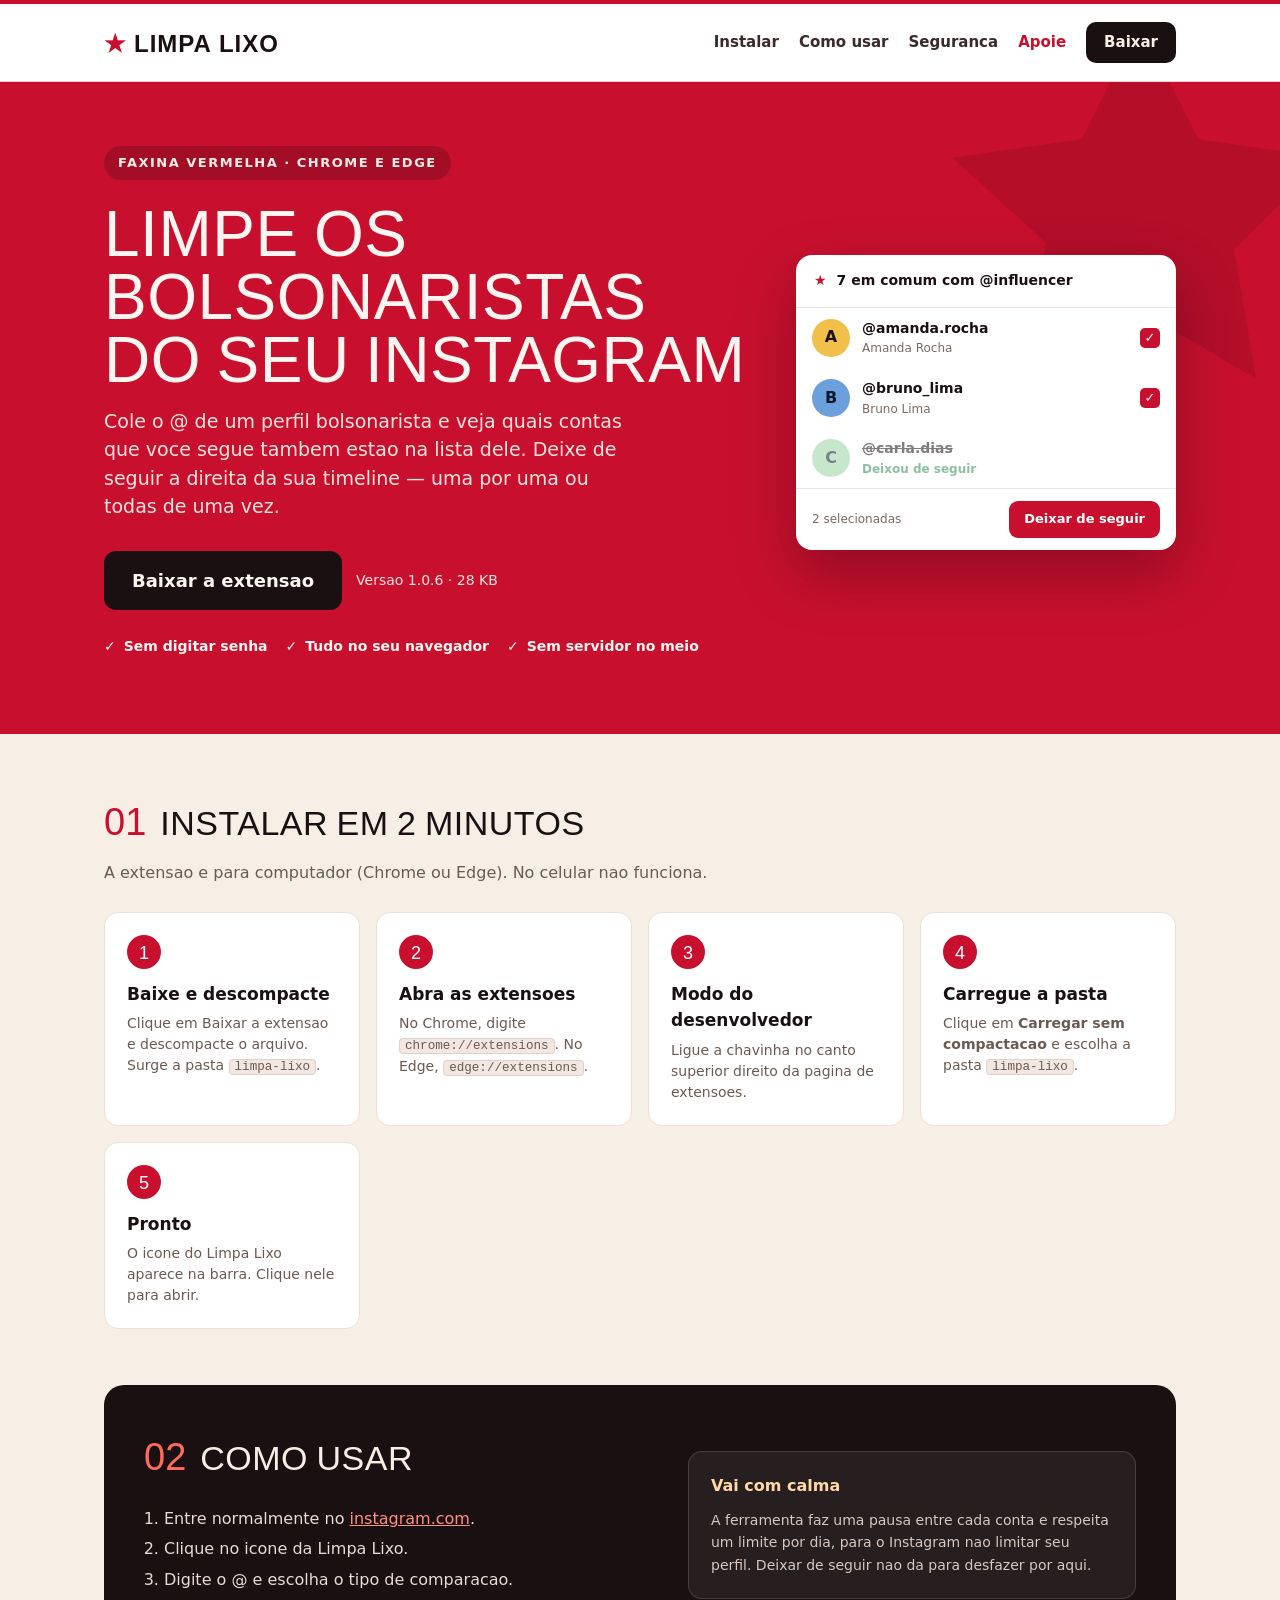
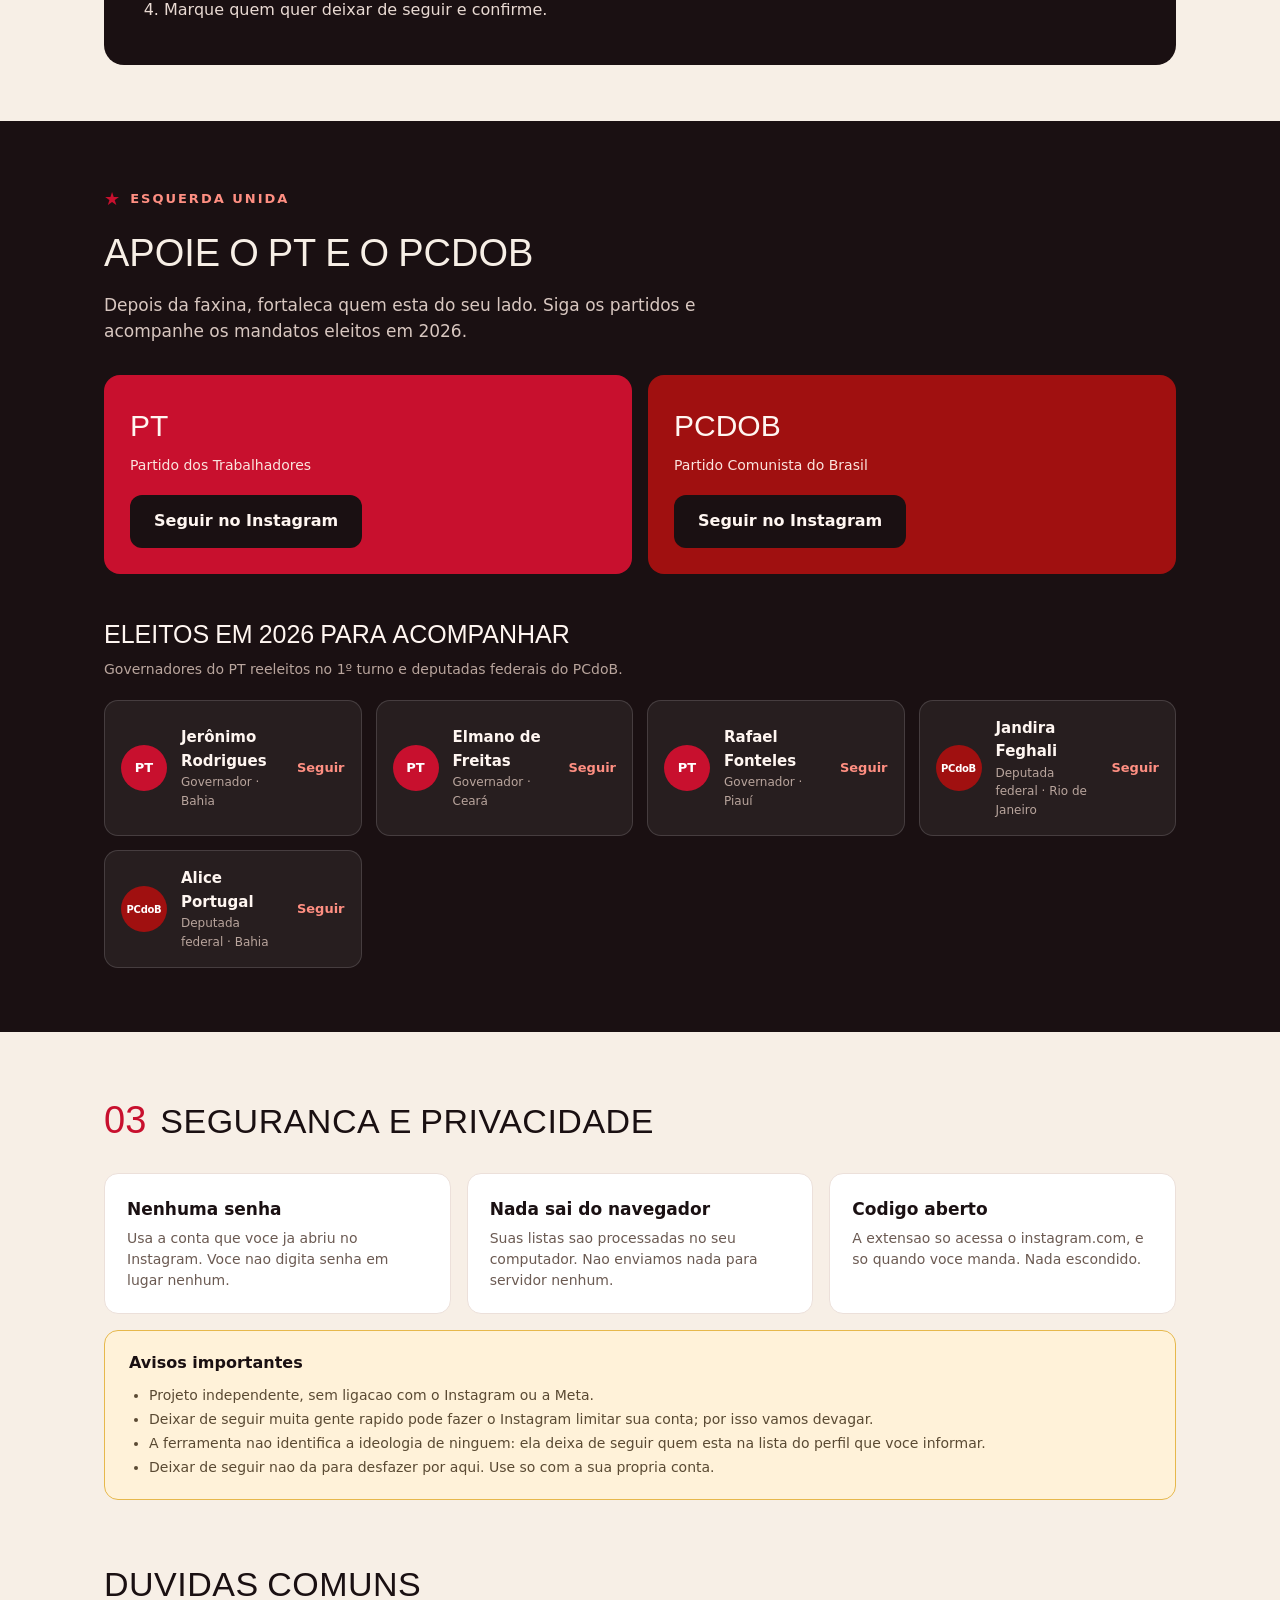
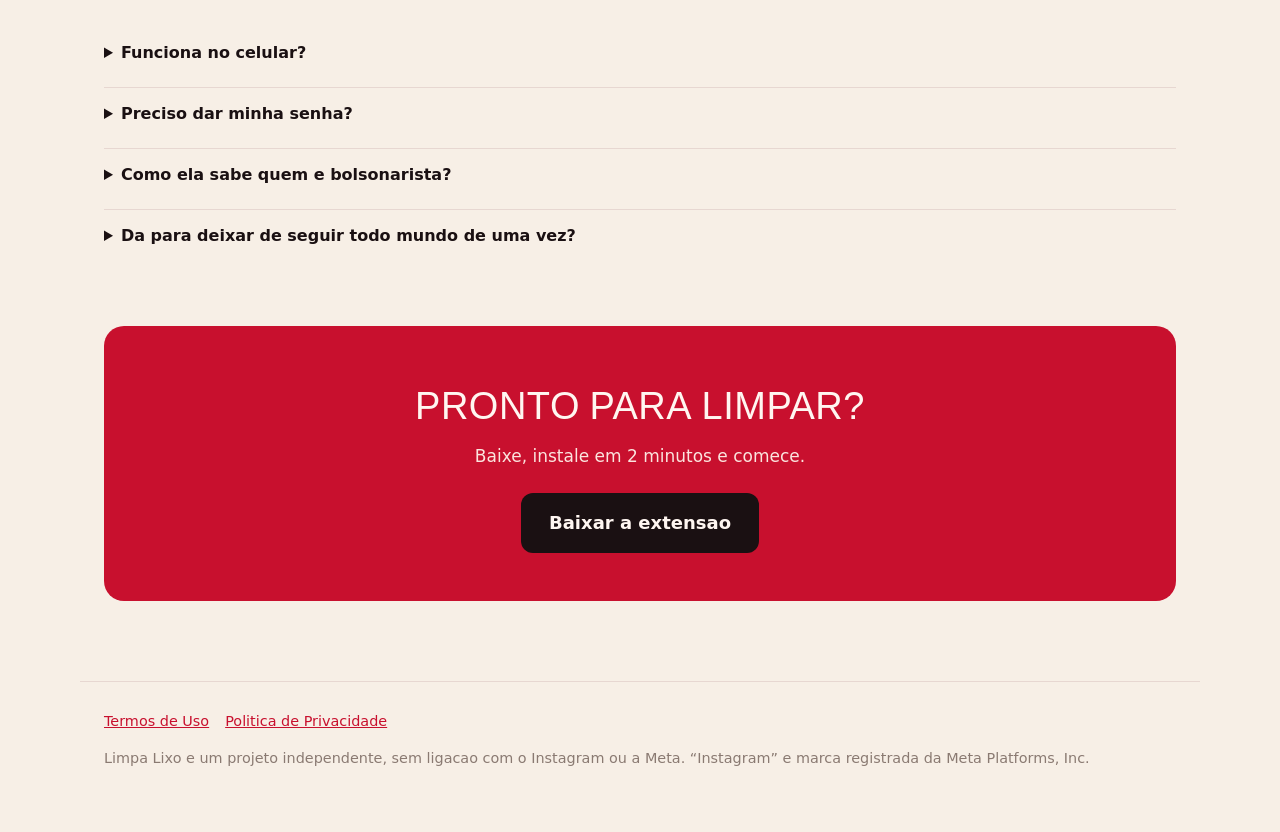
<file: index.html>
<!doctype html>
<html lang="pt-BR">
<head>
<meta charset="utf-8">
<meta name="viewport" content="width=device-width, initial-scale=1">
<meta name="description" content="Extensao gratuita para Chrome e Edge: cole o perfil de um bolsonarista e deixe de seguir os seguidores em comum. Apoie o PT e o PCdoB.">
<meta name="referrer" content="no-referrer">
<title>Limpa Lixo</title>
<link rel="icon" href="favicon.svg" type="image/svg+xml">
<link rel="alternate icon" href="favicon.png">
<link rel="stylesheet" href="style.css">
<link rel="stylesheet" href="landing.css">
<script src="landing.js" defer></script>
</head>
<body class="landing">
<a class="skip" href="#main">Pular para o conteudo</a>

<header class="lhead"><div>
  <a href="#topo" class="brand lbrand">Limpa Lixo</a>
  <nav aria-label="Secoes" class="topnav">
    <a href="#instalar">Instalar</a>
    <a href="#usar">Como usar</a>
    <a href="#seguranca">Seguranca</a>
    <a href="#apoie" class="nav-red">Apoie</a>
    <a href="#download" class="nav-cta">Baixar</a>
  </nav>
</div></header>

<main id="main" tabindex="-1">
  <!-- HERO -->
  <section id="topo" class="hero">
    <div class="hero-star" aria-hidden="true">
      <svg viewBox="0 0 24 24"><path fill="currentColor" d="M12 .587l3.668 7.431 8.2 1.192-5.934 5.787 1.402 8.173L12 18.896l-7.336 3.857 1.402-8.173L.132 9.21l8.2-1.192z"/></svg>
    </div>
    <div class="hero-inner">
      <div class="hero-text">
        <span class="badge">Faxina vermelha · Chrome e Edge</span>
        <h1>Limpe os bolsonaristas do seu Instagram</h1>
        <p class="lead">Cole o @ de um perfil bolsonarista e veja quais contas que voce segue tambem estao na lista dele. Deixe de seguir a direita da sua timeline — uma por uma ou todas de uma vez.</p>
        <div id="download" class="hero-actions">
          <a class="btn-dark big" href="limpa-lixo.zip" download>Baixar a extensao</a>
          <span class="hero-meta">Versao 1.0.6 · 28 KB</span>
        </div>
        <ul class="hero-checks">
          <li>Sem digitar senha</li>
          <li>Tudo no seu navegador</li>
          <li>Sem servidor no meio</li>
        </ul>
      </div>
      <div class="hero-mock" aria-hidden="true">
        <div class="mock-head"><span class="mstar">★</span><strong>7 em comum com @influencer</strong></div>
        <div class="mock-row"><span class="mav" style="background:#F0C04A">A</span><span class="mnames"><b>@amanda.rocha</b><small>Amanda Rocha</small></span><span class="mcheck">✓</span></div>
        <div class="mock-row"><span class="mav" style="background:#6CA0DC;color:#0b1a2b">B</span><span class="mnames"><b>@bruno_lima</b><small>Bruno Lima</small></span><span class="mcheck">✓</span></div>
        <div class="mock-row gone"><span class="mav" style="background:#9BD4A6;color:#0b1a2b">C</span><span class="mnames"><b class="strike">@carla.dias</b><small class="done">Deixou de seguir</small></span></div>
        <div class="mock-foot"><span>2 selecionadas</span><span class="mbtn">Deixar de seguir</span></div>
      </div>
    </div>
  </section>

  <!-- INSTALAR -->
  <section id="instalar" class="sec">
    <div class="sec-head"><span class="sec-num">01</span><h2>Instalar em 2 minutos</h2></div>
    <p class="sec-sub">A extensao e para computador (Chrome ou Edge). No celular nao funciona.</p>
    <ol class="grid-cards">
      <li class="numcard"><span class="num">1</span><h3>Baixe e descompacte</h3><p>Clique em Baixar a extensao e descompacte o arquivo. Surge a pasta <code>limpa-lixo</code>.</p></li>
      <li class="numcard"><span class="num">2</span><h3>Abra as extensoes</h3><p>No Chrome, digite <code>chrome://extensions</code>. No Edge, <code>edge://extensions</code>.</p></li>
      <li class="numcard"><span class="num">3</span><h3>Modo do desenvolvedor</h3><p>Ligue a chavinha no canto superior direito da pagina de extensoes.</p></li>
      <li class="numcard"><span class="num">4</span><h3>Carregue a pasta</h3><p>Clique em <strong>Carregar sem compactacao</strong> e escolha a pasta <code>limpa-lixo</code>.</p></li>
      <li class="numcard"><span class="num">5</span><h3>Pronto</h3><p>O icone do Limpa Lixo aparece na barra. Clique nele para abrir.</p></li>
    </ol>
  </section>

  <!-- USAR -->
  <section id="usar" class="sec">
    <div class="darkcard">
      <div class="darkcard-main">
        <div class="sec-head"><span class="sec-num light">02</span><h2 class="on-dark">Como usar</h2></div>
        <ol class="use-list">
          <li>Entre normalmente no <a href="https://www.instagram.com/" target="_blank" rel="noopener noreferrer">instagram.com</a>.</li>
          <li>Clique no icone da Limpa Lixo.</li>
          <li>Digite o @ e escolha o tipo de comparacao.</li>
          <li>Marque quem quer deixar de seguir e confirme.</li>
        </ol>
      </div>
      <div class="darkcard-note">
        <strong>Vai com calma</strong>
        <p>A ferramenta faz uma pausa entre cada conta e respeita um limite por dia, para o Instagram nao limitar seu perfil. Deixar de seguir nao da para desfazer por aqui.</p>
      </div>
    </div>
  </section>

  <!-- APOIE -->
  <section id="apoie" class="apoie">
    <div class="apoie-inner">
      <div class="apoie-kicker"><span class="kstar">★</span>Esquerda unida</div>
      <h2>Apoie o PT e o PCdoB</h2>
      <p class="apoie-sub">Depois da faxina, fortaleca quem esta do seu lado. Siga os partidos e acompanhe os mandatos eleitos em 2026.</p>
      <div class="party-grid">
        <div class="party pt">
          <h3>PT</h3><p>Partido dos Trabalhadores</p>
          <a href="https://www.instagram.com/ptbrasil/" target="_blank" rel="noopener noreferrer" class="btn-dark">Seguir no Instagram</a>
        </div>
        <div class="party pcdob">
          <h3>PCdoB</h3><p>Partido Comunista do Brasil</p>
          <a href="https://www.instagram.com/pcdob_oficial/" target="_blank" rel="noopener noreferrer" class="btn-dark">Seguir no Instagram</a>
        </div>
      </div>
      <h3 class="cand-title">Eleitos em 2026 para acompanhar</h3>
      <p class="cand-sub">Governadores do PT reeleitos no 1º turno e deputadas federais do PCdoB.</p>
      <div class="cand-grid">
        <a class="cand" href="https://www.instagram.com/jeronimorodriguesba/" target="_blank" rel="noopener noreferrer"><span class="cparty">PT</span><span class="cnames"><b>Jerônimo Rodrigues</b><small>Governador · Bahia</small></span><span class="cgo">Seguir</span></a>
        <a class="cand" href="https://www.instagram.com/elmanofreitas/" target="_blank" rel="noopener noreferrer"><span class="cparty">PT</span><span class="cnames"><b>Elmano de Freitas</b><small>Governador · Ceará</small></span><span class="cgo">Seguir</span></a>
        <a class="cand" href="https://www.instagram.com/rafael.fonteles/" target="_blank" rel="noopener noreferrer"><span class="cparty">PT</span><span class="cnames"><b>Rafael Fonteles</b><small>Governador · Piauí</small></span><span class="cgo">Seguir</span></a>
        <a class="cand" href="https://www.instagram.com/jandira_feghali/" target="_blank" rel="noopener noreferrer"><span class="cparty pc">PCdoB</span><span class="cnames"><b>Jandira Feghali</b><small>Deputada federal · Rio de Janeiro</small></span><span class="cgo">Seguir</span></a>
        <a class="cand" href="https://www.instagram.com/aliceportugal/" target="_blank" rel="noopener noreferrer"><span class="cparty pc">PCdoB</span><span class="cnames"><b>Alice Portugal</b><small>Deputada federal · Bahia</small></span><span class="cgo">Seguir</span></a>
      </div>
    </div>
  </section>

  <!-- SEGURANCA -->
  <section id="seguranca" class="sec">
    <div class="sec-head"><span class="sec-num">03</span><h2>Seguranca e privacidade</h2></div>
    <div class="grid-cards three">
      <div class="card2"><h3>Nenhuma senha</h3><p>Usa a conta que voce ja abriu no Instagram. Voce nao digita senha em lugar nenhum.</p></div>
      <div class="card2"><h3>Nada sai do navegador</h3><p>Suas listas sao processadas no seu computador. Nao enviamos nada para servidor nenhum.</p></div>
      <div class="card2"><h3>Codigo aberto</h3><p>A extensao so acessa o instagram.com, e so quando voce manda. Nada escondido.</p></div>
    </div>
    <div class="warn">
      <strong>Avisos importantes</strong>
      <ul>
        <li>Projeto independente, sem ligacao com o Instagram ou a Meta.</li>
        <li>Deixar de seguir muita gente rapido pode fazer o Instagram limitar sua conta; por isso vamos devagar.</li>
        <li>A ferramenta nao identifica a ideologia de ninguem: ela deixa de seguir quem esta na lista do perfil que voce informar.</li>
        <li>Deixar de seguir nao da para desfazer por aqui. Use so com a sua propria conta.</li>
      </ul>
    </div>
  </section>

  <!-- FAQ -->
  <section class="sec">
    <h2 class="faq-title">Duvidas comuns</h2>
    <details><summary>Funciona no celular?</summary><p>Nao. Os navegadores de celular nao aceitam esse tipo de extensao. E preciso um computador com Chrome ou Edge.</p></details>
    <details><summary>Preciso dar minha senha?</summary><p>Nao. Voce so precisa estar logado no instagram.com no mesmo navegador. A extensao nunca ve sua senha.</p></details>
    <details><summary>Como ela sabe quem e bolsonarista?</summary><p>Ela nao sabe. Voce escolhe um perfil de direita e a ferramenta mostra quais contas que voce segue tambem estao na lista dele. A decisao de deixar de seguir e sua.</p></details>
    <details><summary>Da para deixar de seguir todo mundo de uma vez?</summary><p>Da para selecionar todos os exibidos. Mesmo assim, respeitamos o limite diario e as pausas, para nao arriscar sua conta.</p></details>
  </section>

  <!-- CTA -->
  <section class="sec">
    <div class="cta">
      <h2>Pronto para limpar?</h2>
      <p>Baixe, instale em 2 minutos e comece.</p>
      <a class="btn-dark big" href="#download">Baixar a extensao</a>
    </div>
  </section>
</main>

<footer>
  <nav aria-label="Rodape"><a href="termos.html">Termos de Uso</a><a href="privacidade.html">Politica de Privacidade</a></nav>
  <p>Limpa Lixo e um projeto independente, sem ligacao com o Instagram ou a Meta. “Instagram” e marca registrada da Meta Platforms, Inc.</p>
</footer>
</body>
</html>
</file>
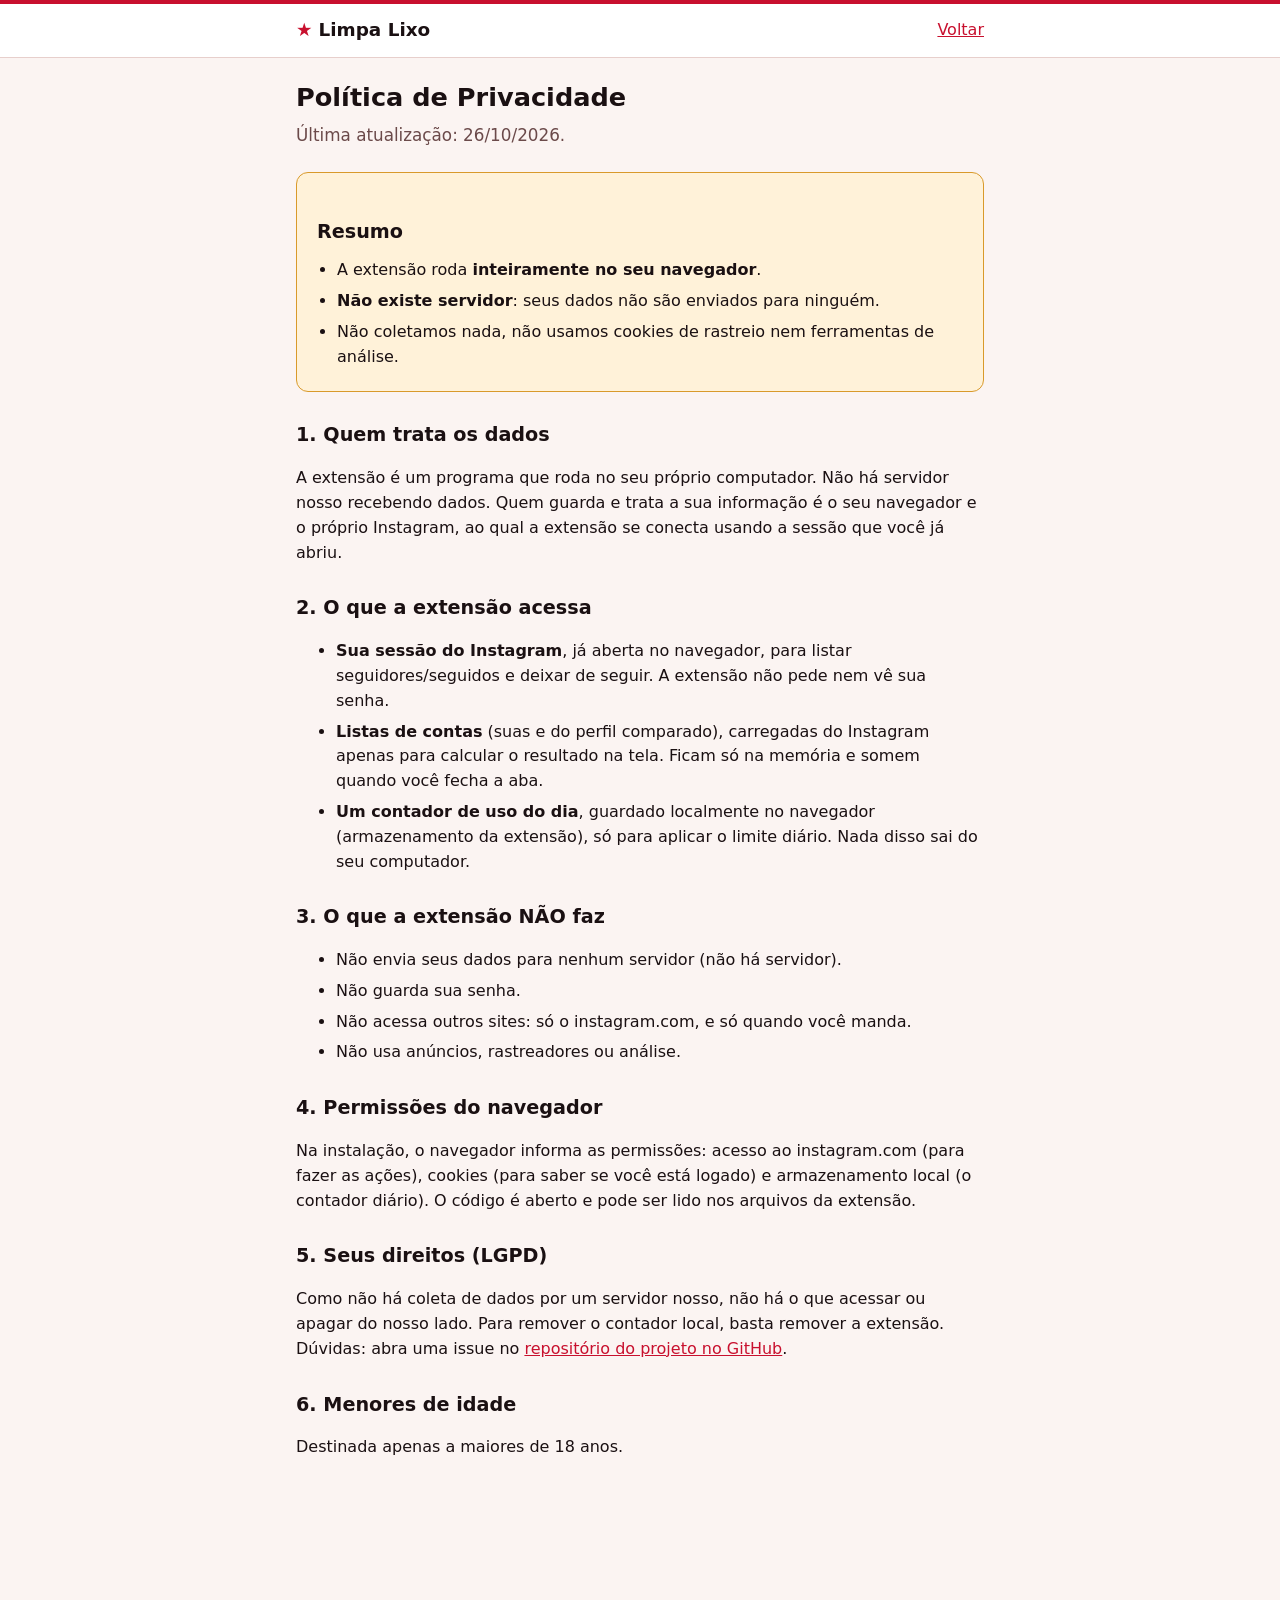
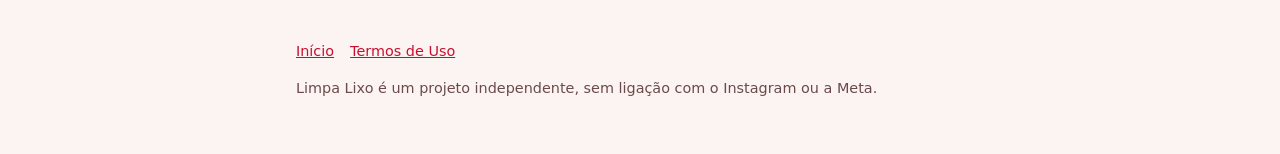
<file: privacidade.html>
<!doctype html>
<html lang="pt-BR">
<head>
<meta charset="utf-8">
<meta name="viewport" content="width=device-width, initial-scale=1">
<meta name="referrer" content="no-referrer">
<title>Política de Privacidade · Limpa Lixo</title>
<link rel="icon" href="favicon.svg" type="image/svg+xml">
<link rel="alternate icon" href="favicon.png">
<link rel="stylesheet" href="style.css">
</head>
<body>
<a class="skip" href="#main">Pular para o conteúdo</a>
<header class="top"><div><a class="brand" href="index.html">Limpa Lixo</a><a href="index.html">Voltar</a></div></header>

<main id="main" class="doc">
  <h1>Política de Privacidade</h1>
  <p class="lead">Última atualização: 26/10/2026.</p>

  <div class="notice" role="note">
    <h2>Resumo</h2>
    <ul>
      <li>A extensão roda <strong>inteiramente no seu navegador</strong>.</li>
      <li><strong>Não existe servidor</strong>: seus dados não são enviados para ninguém.</li>
      <li>Não coletamos nada, não usamos cookies de rastreio nem ferramentas de análise.</li>
    </ul>
  </div>

  <h2>1. Quem trata os dados</h2>
  <p>A extensão é um programa que roda no seu próprio computador. Não há servidor nosso recebendo dados. Quem guarda e trata a sua informação é o seu navegador e o próprio Instagram, ao qual a extensão se conecta usando a sessão que você já abriu.</p>

  <h2>2. O que a extensão acessa</h2>
  <ul>
    <li><strong>Sua sessão do Instagram</strong>, já aberta no navegador, para listar seguidores/seguidos e deixar de seguir. A extensão não pede nem vê sua senha.</li>
    <li><strong>Listas de contas</strong> (suas e do perfil comparado), carregadas do Instagram apenas para calcular o resultado na tela. Ficam só na memória e somem quando você fecha a aba.</li>
    <li><strong>Um contador de uso do dia</strong>, guardado localmente no navegador (armazenamento da extensão), só para aplicar o limite diário. Nada disso sai do seu computador.</li>
  </ul>

  <h2>3. O que a extensão NÃO faz</h2>
  <ul>
    <li>Não envia seus dados para nenhum servidor (não há servidor).</li>
    <li>Não guarda sua senha.</li>
    <li>Não acessa outros sites: só o instagram.com, e só quando você manda.</li>
    <li>Não usa anúncios, rastreadores ou análise.</li>
  </ul>

  <h2>4. Permissões do navegador</h2>
  <p>Na instalação, o navegador informa as permissões: acesso ao instagram.com (para fazer as ações), cookies (para saber se você está logado) e armazenamento local (o contador diário). O código é aberto e pode ser lido nos arquivos da extensão.</p>

  <h2>5. Seus direitos (LGPD)</h2>
  <p>Como não há coleta de dados por um servidor nosso, não há o que acessar ou apagar do nosso lado. Para remover o contador local, basta remover a extensão. Dúvidas: abra uma issue no <a id="repo" href="https://github.com/nkllsrvs/limpa-lixo/issues" target="_blank" rel="noopener noreferrer">repositório do projeto no GitHub</a>.</p>

  <h2>6. Menores de idade</h2>
  <p>Destinada apenas a maiores de 18 anos.</p>
</main>

<footer>
  <nav aria-label="Rodapé"><a href="index.html">Início</a><a href="termos.html">Termos de Uso</a></nav>
  <p>Limpa Lixo é um projeto independente, sem ligação com o Instagram ou a Meta.</p>
</footer>
</body>
</html>
</file>
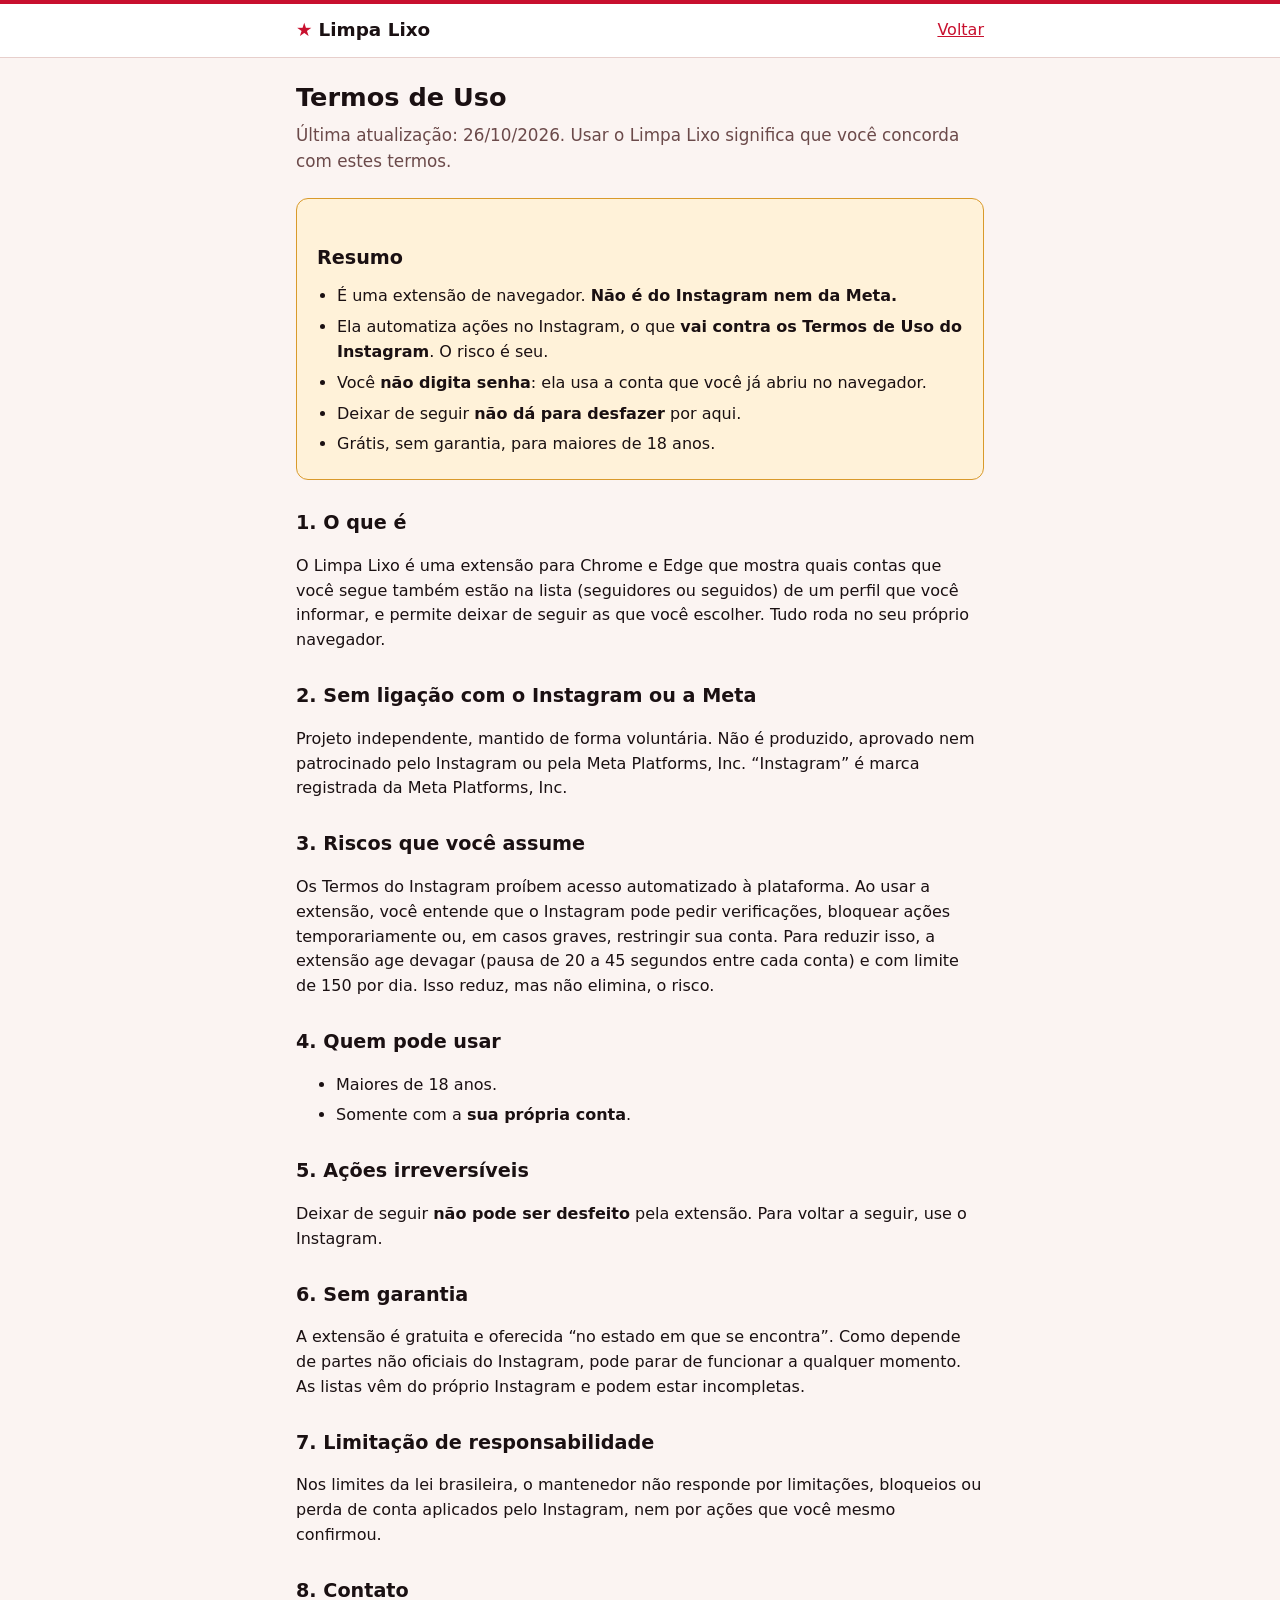
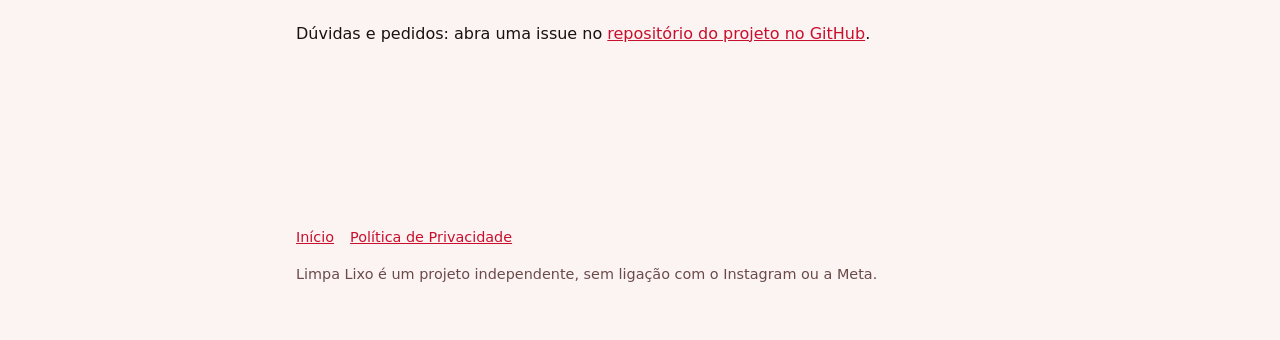
<file: termos.html>
<!doctype html>
<html lang="pt-BR">
<head>
<meta charset="utf-8">
<meta name="viewport" content="width=device-width, initial-scale=1">
<meta name="referrer" content="no-referrer">
<title>Termos de Uso · Limpa Lixo</title>
<link rel="icon" href="favicon.svg" type="image/svg+xml">
<link rel="alternate icon" href="favicon.png">
<link rel="stylesheet" href="style.css">
</head>
<body>
<a class="skip" href="#main">Pular para o conteúdo</a>
<header class="top"><div><a class="brand" href="index.html">Limpa Lixo</a><a href="index.html">Voltar</a></div></header>

<main id="main" class="doc">
  <h1>Termos de Uso</h1>
  <p class="lead">Última atualização: 26/10/2026. Usar o Limpa Lixo significa que você concorda com estes termos.</p>

  <div class="notice" role="note">
    <h2>Resumo</h2>
    <ul>
      <li>É uma extensão de navegador. <strong>Não é do Instagram nem da Meta.</strong></li>
      <li>Ela automatiza ações no Instagram, o que <strong>vai contra os Termos de Uso do Instagram</strong>. O risco é seu.</li>
      <li>Você <strong>não digita senha</strong>: ela usa a conta que você já abriu no navegador.</li>
      <li>Deixar de seguir <strong>não dá para desfazer</strong> por aqui.</li>
      <li>Grátis, sem garantia, para maiores de 18 anos.</li>
    </ul>
  </div>

  <h2>1. O que é</h2>
  <p>O Limpa Lixo é uma extensão para Chrome e Edge que mostra quais contas que você segue também estão na lista (seguidores ou seguidos) de um perfil que você informar, e permite deixar de seguir as que você escolher. Tudo roda no seu próprio navegador.</p>

  <h2>2. Sem ligação com o Instagram ou a Meta</h2>
  <p>Projeto independente, mantido de forma voluntária. Não é produzido, aprovado nem patrocinado pelo Instagram ou pela Meta Platforms, Inc. “Instagram” é marca registrada da Meta Platforms, Inc.</p>

  <h2>3. Riscos que você assume</h2>
  <p>Os Termos do Instagram proíbem acesso automatizado à plataforma. Ao usar a extensão, você entende que o Instagram pode pedir verificações, bloquear ações temporariamente ou, em casos graves, restringir sua conta. Para reduzir isso, a extensão age devagar (pausa de 20 a 45 segundos entre cada conta) e com limite de 150 por dia. Isso reduz, mas não elimina, o risco.</p>

  <h2>4. Quem pode usar</h2>
  <ul>
    <li>Maiores de 18 anos.</li>
    <li>Somente com a <strong>sua própria conta</strong>.</li>
  </ul>

  <h2>5. Ações irreversíveis</h2>
  <p>Deixar de seguir <strong>não pode ser desfeito</strong> pela extensão. Para voltar a seguir, use o Instagram.</p>

  <h2>6. Sem garantia</h2>
  <p>A extensão é gratuita e oferecida “no estado em que se encontra”. Como depende de partes não oficiais do Instagram, pode parar de funcionar a qualquer momento. As listas vêm do próprio Instagram e podem estar incompletas.</p>

  <h2>7. Limitação de responsabilidade</h2>
  <p>Nos limites da lei brasileira, o mantenedor não responde por limitações, bloqueios ou perda de conta aplicados pelo Instagram, nem por ações que você mesmo confirmou.</p>

  <h2>8. Contato</h2>
  <p>Dúvidas e pedidos: abra uma issue no <a id="repo" href="https://github.com/nkllsrvs/limpa-lixo/issues" target="_blank" rel="noopener noreferrer">repositório do projeto no GitHub</a>.</p>
</main>

<footer>
  <nav aria-label="Rodapé"><a href="index.html">Início</a><a href="privacidade.html">Política de Privacidade</a></nav>
  <p>Limpa Lixo é um projeto independente, sem ligação com o Instagram ou a Meta.</p>
</footer>
</body>
</html>
</file>
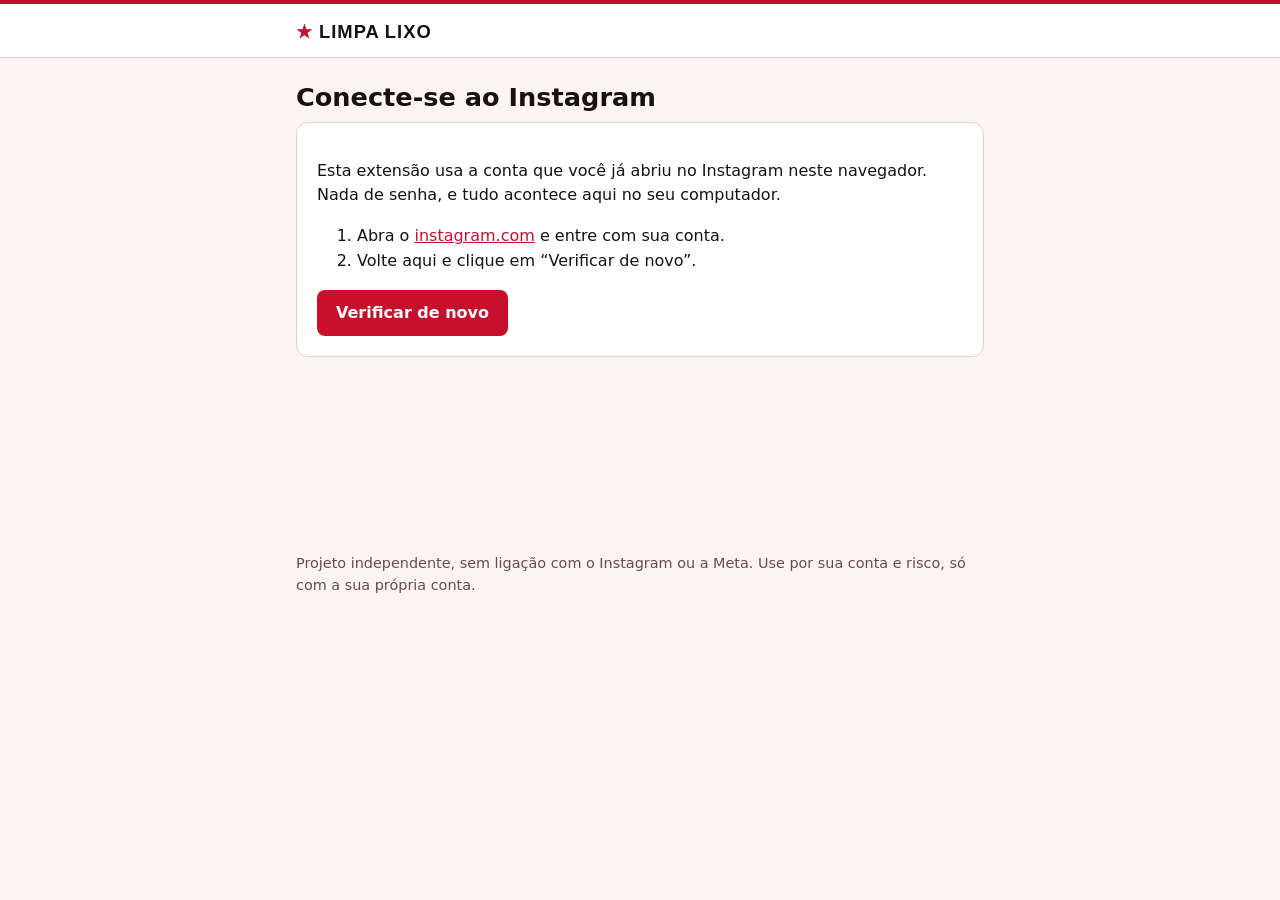
<file: extensao/app.html>
<!doctype html>
<html lang="pt-BR">
<head>
<meta charset="utf-8">
<title>Limpa Lixo</title>
<link rel="stylesheet" href="app.css">
</head>
<body>
<a class="skip" href="#main">Pular para o conteúdo</a>

<header class="top"><div>
  <span class="brand">Limpa Lixo</span>
  <span class="me" id="meBox"></span>
</div></header>

<main id="main" tabindex="-1">
  <!-- não conectado -->
  <section id="offView" class="hidden">
    <h1>Conecte-se ao Instagram</h1>
    <div class="card">
      <p>Esta extensão usa a conta que você já abriu no Instagram neste navegador. Nada de senha, e tudo acontece aqui no seu computador.</p>
      <ol>
        <li>Abra o <a href="https://www.instagram.com/" target="_blank" rel="noopener">instagram.com</a> e entre com sua conta.</li>
        <li>Volte aqui e clique em “Verificar de novo”.</li>
      </ol>
      <div class="actions"><button type="button" id="recheck">Verificar de novo</button></div>
      <p class="error" id="offErr" role="alert"></p>
    </div>
  </section>

  <!-- conectado -->
  <section id="onView" class="hidden">
    <div class="notice" role="note">
      <strong>Importante:</strong> esta ferramenta não é do Instagram. Deixar de seguir muitas contas rápido pode fazer o Instagram limitar sua conta. Por isso, fazemos devagar, com pausa entre cada uma, e com um limite por dia. Deixar de seguir não dá para desfazer por aqui.
    </div>

    <div class="card">
      <h1>Comparar com outro perfil</h1>
      <form id="cmpForm" novalidate>
        <label class="field" for="target">@ do perfil
          <span class="hint">Pode colar o link do perfil. Perfis privados só funcionam se você segue.</span>
        </label>
        <input type="text" id="target" autocapitalize="none" spellcheck="false" placeholder="ex.: fulano" required aria-describedby="cmpErr">
        <fieldset class="mode">
          <legend>O que você quer ver?</legend>
          <label><input type="radio" name="mode" value="followers" checked>
            <span>Contas que eu sigo e que <strong>seguem esse perfil</strong></span></label>
          <label><input type="radio" name="mode" value="following">
            <span>Contas que eu sigo e que <strong>esse perfil também segue</strong></span></label>
        </fieldset>
        <div class="actions">
          <button type="submit" id="cmpBtn">Comparar</button>
          <button type="button" id="cmpStop" class="secondary hidden">Parar busca</button>
        </div>
        <div class="error" id="cmpErr" role="alert"></div>
        <p class="info" id="cmpMsg" role="status"></p>
      </form>
    </div>

    <div class="card hidden" id="resCard" aria-labelledby="resTitle">
      <h2 id="resTitle" tabindex="-1"></h2>
      <p class="info" id="resSub"></p>
      <label class="field" for="filter">Filtrar a lista</label>
      <input type="search" id="filter" placeholder="nome ou @" aria-controls="list">
      <div class="toolbar">
        <label class="check" for="all"><input type="checkbox" id="all"><span>Selecionar todos os exibidos</span></label>
        <span id="countMsg" class="info" aria-live="polite"></span>
      </div>
      <ul class="people" id="list" aria-labelledby="resTitle"></ul>
      <p class="info hidden" id="emptyMsg">Nenhuma conta em comum.</p>
    </div>
  </section>
</main>

<div class="bar hidden" id="bar" role="region" aria-label="Ação">
  <div>
    <div class="grow">
      <div id="barMsg"></div>
      <progress id="prog" class="hidden" value="0" max="1" aria-label="Progresso"></progress>
    </div>
    <button type="button" class="danger" id="unfBtn" disabled>Deixar de seguir</button>
    <button type="button" class="secondary hidden" id="stopBtn">Parar</button>
  </div>
</div>
<p class="sr-only" id="announce" aria-live="assertive"></p>

<dialog id="confirmDlg" aria-labelledby="dlgTitle" aria-describedby="dlgBody">
  <h2 id="dlgTitle">Confirmar</h2>
  <div id="dlgBody"></div>
  <div class="actions">
    <button type="button" class="danger" id="dlgOk">Confirmar</button>
    <button type="button" class="secondary" id="dlgCancel" autofocus>Cancelar</button>
  </div>
</dialog>

<footer>
  <p>Projeto independente, sem ligação com o Instagram ou a Meta. Use por sua conta e risco, só com a sua própria conta.</p>
</footer>

<script src="ig.js"></script>
<script src="app.js"></script>
<script src="dev-reload.js"></script>
</body>
</html>
</file>
<file: style.css>
:root {
  --bg: #fbf4f2; --card: #ffffff; --fg: #1a1012; --muted: #6b4a4a; --line: #e7cfcc;
  --accent: #c8102e; --accent-fg: #ffffff; --danger: #7f1414; --danger-bg: #fbe3e0;
  --warn-bg: #fff2d9; --warn-line: #d99a2b; --ok: #1b6e3a; --focus: #c8102e;
  --radius: 12px;
}
@media (prefers-color-scheme: dark) {
  :root {
    --bg: #130a0b; --card: #201416; --fg: #f6ecec; --muted: #cfa9a9; --line: #4a2a2c;
    --accent: #ff4d4d; --accent-fg: #2a0606; --danger: #ff9a90; --danger-bg: #3a1513;
    --warn-bg: #352810; --warn-line: #c79a3a; --ok: #86dca3; --focus: #ff7b7b;
  }
}
* { box-sizing: border-box; }
html { font-size: 100%; }
body { margin: 0; font: 1rem/1.55 system-ui, -apple-system, "Segoe UI", Roboto, sans-serif; background: var(--bg); color: var(--fg); }
a { color: var(--accent); }
.skip { position: absolute; left: -999px; top: 8px; background: var(--card); padding: 8px 12px; border-radius: 8px; z-index: 10; }
.skip:focus { left: 8px; }
:focus-visible { outline: 3px solid var(--focus); outline-offset: 2px; }

header.top { border-bottom: 1px solid var(--line); background: var(--card); }
header.top > div { max-width: 720px; margin: 0 auto; padding: 12px 16px; display: flex; align-items: center; justify-content: space-between; gap: 12px; flex-wrap: wrap; }
.brand { font-weight: 700; font-size: 1.15rem; text-decoration: none; color: var(--fg); }
.me { display: flex; align-items: center; gap: 8px; }

main { max-width: 720px; margin: 0 auto; padding: 24px 16px 140px; }
h1 { font-size: 1.6rem; line-height: 1.25; margin: 0 0 8px; }
h2 { font-size: 1.2rem; margin: 0 0 12px; }
h3 { font-size: 1.05rem; margin: 20px 0 6px; }
.lead { color: var(--muted); margin: 0 0 24px; font-size: 1.05rem; }
.card { background: var(--card); border: 1px solid var(--line); border-radius: var(--radius); padding: 20px; margin-bottom: 16px; }
.steps { display: flex; gap: 8px; list-style: none; padding: 0; margin: 0 0 20px; flex-wrap: wrap; }
.steps li { font-size: .9rem; color: var(--muted); padding: 4px 10px; border: 1px solid var(--line); border-radius: 999px; }
.steps li[aria-current="step"] { color: var(--fg); border-color: var(--fg); font-weight: 600; }

.notice { background: var(--warn-bg); border: 1px solid var(--warn-line); border-radius: var(--radius); padding: 16px 20px; margin-bottom: 16px; }
.notice ul { margin: 8px 0 0; padding-left: 20px; }
.notice li { margin-bottom: 4px; }

label.field { display: block; font-weight: 600; margin: 14px 0 6px; }
.hint { display: block; font-weight: 400; color: var(--muted); font-size: .9rem; }
input[type=text], input[type=password], input[type=search], select {
  width: 100%; min-height: 44px; font: inherit; padding: 10px 12px; color: var(--fg);
  background: var(--bg); border: 1px solid var(--muted); border-radius: 8px;
}
input[aria-invalid="true"] { border-color: var(--danger); }
.pw { display: flex; gap: 8px; }
.pw input { flex: 1; }
.check { display: flex; gap: 10px; align-items: flex-start; margin: 16px 0; cursor: pointer; }
input[type=checkbox] { width: 22px; height: 22px; margin: 2px 0 0; flex: none; accent-color: var(--accent); }

button, .btn {
  font: inherit; font-weight: 600; min-height: 44px; padding: 10px 18px; border-radius: 8px; border: 1px solid transparent;
  background: var(--accent); color: var(--accent-fg); cursor: pointer; text-decoration: none; display: inline-flex; align-items: center; justify-content: center; gap: 6px;
}
button.secondary { background: transparent; color: var(--fg); border-color: var(--muted); }
button.danger { background: var(--danger); color: #fff; }
@media (prefers-color-scheme: dark) { button.danger { color: #2a0b09; } }
button:disabled { opacity: .55; cursor: not-allowed; }
.actions { display: flex; gap: 8px; margin-top: 16px; flex-wrap: wrap; }

.error { color: var(--danger); background: var(--danger-bg); border-radius: 8px; padding: 10px 12px; margin-top: 12px; }
.error:empty, .info:empty { display: none; }
.info { margin-top: 12px; color: var(--muted); }
.hidden { display: none !important; }
.sr-only { position: absolute; width: 1px; height: 1px; overflow: hidden; clip: rect(0 0 0 0); white-space: nowrap; }

img.av { width: 44px; height: 44px; border-radius: 50%; object-fit: cover; background: var(--line); flex: none; }
.me img.av { width: 32px; height: 32px; }

.mode { border: 0; padding: 0; margin: 14px 0 0; }
.mode legend { font-weight: 600; margin-bottom: 6px; padding: 0; }
.mode label { display: flex; gap: 10px; align-items: flex-start; padding: 10px 12px; border: 1px solid var(--line); border-radius: 8px; margin-bottom: 8px; cursor: pointer; }
.mode input { width: 20px; height: 20px; margin-top: 3px; flex: none; accent-color: var(--accent); }

.toolbar { display: flex; gap: 12px; align-items: center; justify-content: space-between; flex-wrap: wrap; margin: 12px 0 4px; }
.toolbar .check { margin: 0; }
ul.people { list-style: none; margin: 0; padding: 0; }
ul.people li { display: flex; align-items: center; gap: 12px; padding: 10px 0; border-bottom: 1px solid var(--line); }
ul.people li:last-child { border-bottom: 0; }
ul.people label { display: flex; align-items: center; gap: 12px; flex: 1; min-width: 0; cursor: pointer; min-height: 44px; }
.names { min-width: 0; }
.names span { display: block; overflow: hidden; text-overflow: ellipsis; white-space: nowrap; }
.uname { font-weight: 600; }
.fullname { color: var(--muted); font-size: .95rem; }
.tag { font-size: .85rem; font-weight: 600; }
.tag.ok { color: var(--ok); } .tag.fail { color: var(--danger); }
li.gone .names { opacity: .6; }
.open { font-size: .9rem; white-space: nowrap; padding: 8px; }

.bar { position: fixed; left: 0; right: 0; bottom: 0; background: var(--card); border-top: 1px solid var(--line); padding: 12px 16px; box-shadow: 0 -4px 16px rgb(0 0 0 / .08); }
.bar > div { max-width: 720px; margin: 0 auto; display: flex; gap: 12px; align-items: center; flex-wrap: wrap; }
.bar .grow { flex: 1; min-width: 180px; }
progress { width: 100%; height: 10px; margin-top: 6px; accent-color: var(--accent); }

dialog { border: 1px solid var(--line); border-radius: var(--radius); background: var(--card); color: var(--fg); padding: 24px; max-width: min(480px, calc(100vw - 32px)); }
dialog::backdrop { background: rgb(0 0 0 / .5); }

footer { max-width: 720px; margin: 0 auto; padding: 24px 16px 40px; color: var(--muted); font-size: .9rem; }
footer nav { display: flex; gap: 16px; flex-wrap: wrap; margin-bottom: 8px; }
body.app footer { padding-bottom: 120px; }

.doc h2 { margin-top: 28px; }
.doc li { margin-bottom: 6px; }

@media (prefers-reduced-motion: reduce) { * { transition: none !important; animation: none !important; scroll-behavior: auto !important; } }
@media (forced-colors: active) { button, .btn { border: 1px solid ButtonText; } }

details.card > summary { cursor: pointer; min-height: 44px; display: flex; align-items: center; }
details.card ol { padding-left: 20px; }
details.card li { margin-bottom: 4px; }
kbd, code { font-family: ui-monospace, monospace; font-size: .9em; background: var(--bg); border: 1px solid var(--line); border-radius: 4px; padding: 0 4px; }

/* tema vermelho */
body { border-top: 4px solid var(--accent); }
.brand::before { content: "\2605"; color: var(--accent); margin-right: 6px; }
.hero h1 { color: var(--accent); }
</file>
<file: landing.css>
@font-face {
  font-family: "Anton";
  src: url("fonts/anton.woff2") format("woff2");
  font-weight: 400;
  font-display: swap;
}
:root { --poster: "Anton", Impact, "Arial Narrow Bold", sans-serif; }

body.landing { background: #F7EFE6; color: #1A1012; }
@media (prefers-color-scheme: dark) { body.landing { background: #F7EFE6; color: #1A1012; } }

.lhead { border-bottom: 1px solid #E7D7D1; background: #FFFFFF; }
.lhead > div { max-width: 1120px; margin: 0 auto; padding: 18px 24px; display: flex; align-items: center; justify-content: space-between; gap: 16px; flex-wrap: wrap; }
.lbrand { font-family: var(--poster); font-size: 24px; letter-spacing: 1px; text-transform: uppercase; color: #1A1012; }
.lbrand::before { content: "\2605"; color: var(--accent); margin-right: 7px; }
.topnav { display: flex; gap: 20px; align-items: center; font-weight: 600; font-size: 15px; }
.topnav a { color: #3a2a2a; text-decoration: none; }
.topnav a:hover { color: var(--accent); }
.topnav .nav-red { color: var(--accent); font-weight: 700; }
.topnav .nav-cta { background: #1A1012; color: #F7EFE6; padding: 9px 18px; border-radius: 10px; }
.topnav .nav-cta:hover { color: #fff; }
@media (max-width: 560px) { .topnav { gap: 14px; font-size: 14px; } }

main { max-width: none; padding: 0 0 40px; }
.btn-dark { display: inline-flex; align-items: center; justify-content: center; gap: 10px; background: #1A1012; color: #FFF6F1; font-weight: 700; padding: 14px 24px; border-radius: 12px; text-decoration: none; border: 0; }
.btn-dark:hover { background: #2a1a1c; color: #fff; }
.btn-dark.big { font-size: 18px; padding: 16px 28px; }

/* HERO */
.hero { position: relative; overflow: hidden; background: var(--accent); color: #FBEDE8; }
.hero-star { position: absolute; top: -70px; right: -50px; width: 380px; height: 380px; color: rgba(0,0,0,.10); }
.hero-star svg { width: 100%; height: 100%; }
.hero-inner { max-width: 1120px; margin: 0 auto; padding: 64px 24px 76px; display: flex; flex-wrap: wrap; gap: 44px; align-items: center; position: relative; }
.hero-text { flex: 1 1 440px; min-width: 0; }
.badge { display: inline-block; background: rgba(0,0,0,.18); color: #FBEDE8; font-weight: 700; font-size: 13px; letter-spacing: 1.5px; text-transform: uppercase; padding: 7px 14px; border-radius: 999px; }
.hero h1 { font-family: var(--poster); font-weight: 400; text-transform: uppercase; font-size: clamp(40px, 6vw, 64px); line-height: .98; letter-spacing: .5px; margin: 18px 0 0; color: #FFF6F1; }
.hero .lead { font-size: 19px; line-height: 1.5; max-width: 520px; margin: 20px 0 0; color: #FBE4DE; }
.hero-actions { display: flex; flex-wrap: wrap; gap: 14px; align-items: center; margin-top: 30px; }
.hero-meta { font-size: 14px; color: #FBE4DE; }
.hero-checks { list-style: none; display: flex; flex-wrap: wrap; gap: 18px; padding: 0; margin: 26px 0 0; font-weight: 600; font-size: 14px; color: #FFF6F1; }
.hero-checks li { display: flex; align-items: center; gap: 8px; }
.hero-checks li::before { content: "\2713"; font-weight: 800; }

.hero-mock { flex: 1 1 340px; min-width: 0; max-width: 380px; background: #fff; color: #1A1012; border-radius: 16px; box-shadow: 0 24px 60px rgba(0,0,0,.28); overflow: hidden; }
.mock-head { padding: 15px 18px; border-bottom: 1px solid #EDE2DD; display: flex; align-items: center; gap: 10px; font-size: 14px; }
.mstar { color: var(--accent); }
.mock-row { display: flex; align-items: center; gap: 12px; padding: 10px 16px; }
.mock-row.gone { opacity: .55; }
.mav { width: 38px; height: 38px; border-radius: 50%; display: flex; align-items: center; justify-content: center; font-weight: 800; color: #1A1012; flex: none; }
.mnames { flex: 1; min-width: 0; }
.mnames b { display: block; font-size: 14px; }
.mnames small { display: block; font-size: 12px; color: #7A6A64; }
.mnames .strike { text-decoration: line-through; }
.mnames .done { color: #2E8B57; font-weight: 600; }
.mcheck { width: 20px; height: 20px; border-radius: 5px; background: var(--accent); color: #fff; display: inline-flex; align-items: center; justify-content: center; font-size: 13px; }
.mock-foot { padding: 12px 16px; border-top: 1px solid #EDE2DD; display: flex; align-items: center; justify-content: space-between; font-size: 12px; color: #7A6A64; }
.mbtn { background: var(--accent); color: #fff; font-weight: 700; font-size: 13px; padding: 8px 15px; border-radius: 9px; }

/* SECOES */
.sec { max-width: 1120px; margin: 0 auto; padding: 56px 24px 0; }
.sec-head { display: flex; align-items: baseline; gap: 14px; flex-wrap: wrap; }
.sec-num { font-family: var(--poster); font-size: 38px; color: var(--accent); }
.sec-num.light { color: #FF6A5A; }
.sec-head h2, .faq-title, .cta h2 { font-family: var(--poster); font-weight: 400; text-transform: uppercase; letter-spacing: .5px; margin: 0; }
.sec-head h2 { font-size: 34px; }
.sec-head h2.on-dark { color: #F7EFE6; }
.faq-title { font-size: 34px; margin-bottom: 18px; }
.sec-sub { color: #6B5A52; font-size: 16px; margin: 12px 0 26px; max-width: 620px; }

.grid-cards { list-style: none; padding: 0; margin: 0; display: grid; grid-template-columns: repeat(auto-fit, minmax(220px, 1fr)); gap: 16px; }
.grid-cards.three { grid-template-columns: repeat(auto-fit, minmax(240px, 1fr)); margin-top: 26px; }
.numcard, .card2 { background: #fff; border: 1px solid #ECE0DA; border-radius: 14px; padding: 22px; }
.numcard { position: relative; }
.num { display: inline-flex; width: 34px; height: 34px; border-radius: 50%; background: var(--accent); color: #fff; font-family: var(--poster); font-size: 18px; align-items: center; justify-content: center; margin-bottom: 12px; }
.numcard h3, .card2 h3 { font-size: 17px; margin: 0 0 6px; }
.numcard p, .card2 p { margin: 0; color: #6B5A52; font-size: 14px; line-height: 1.5; }
code { font-family: ui-monospace, monospace; font-size: .9em; background: #F3E7E2; border: 1px solid #E2CFC9; border-radius: 4px; padding: 0 5px; }

.darkcard { background: #1A1012; color: #F7EFE6; border-radius: 20px; padding: 40px; display: flex; flex-wrap: wrap; gap: 36px; }
.darkcard-main { flex: 1 1 320px; min-width: 0; }
.use-list { margin: 20px 0 0; padding-left: 20px; font-size: 16px; line-height: 1.9; color: #E9DAD3; }
.use-list a { color: #FF8F82; }
.darkcard-note { flex: 1 1 260px; min-width: 0; background: rgba(255,255,255,.06); border: 1px solid rgba(255,255,255,.14); border-radius: 14px; padding: 22px; align-self: center; }
.darkcard-note strong { color: #FFD9A8; }
.darkcard-note p { margin: 10px 0 0; color: #D8C7C0; font-size: 14px; line-height: 1.6; }

/* APOIE */
.apoie { background: #1A1012; color: #F7EFE6; margin-top: 56px; }
.apoie-inner { max-width: 1120px; margin: 0 auto; padding: 64px 24px; }
.apoie-kicker { display: flex; align-items: center; gap: 8px; font-weight: 800; letter-spacing: 2px; text-transform: uppercase; font-size: 13px; color: #FF8F82; }
.kstar { color: var(--accent); font-size: 18px; }
.apoie h2 { font-family: var(--poster); font-weight: 400; text-transform: uppercase; font-size: 38px; margin: 8px 0 0; }
.apoie-sub { color: #D8C7C0; font-size: 17px; max-width: 640px; margin: 12px 0 30px; }
.party-grid { display: grid; grid-template-columns: repeat(auto-fit, minmax(260px, 1fr)); gap: 16px; }
.party { border-radius: 16px; padding: 26px; }
.party.pt { background: var(--accent); }
.party.pcdob { background: #A01010; }
.party h3 { font-family: var(--poster); text-transform: uppercase; font-weight: 400; font-size: 30px; margin: 0; color: #FFF6F1; }
.party p { color: #FBE4DE; font-size: 14px; margin: 8px 0 18px; }
.cand-title { font-family: var(--poster); text-transform: uppercase; font-weight: 400; font-size: 25px; margin: 40px 0 6px; color: #FFF6F1; }
.cand-sub { color: #B9A59D; font-size: 14px; margin: 0 0 20px; }
.cand-grid { display: grid; grid-template-columns: repeat(auto-fit, minmax(250px, 1fr)); gap: 14px; }
.cand { display: flex; align-items: center; gap: 14px; background: rgba(255,255,255,.06); border: 1px solid rgba(255,255,255,.14); border-radius: 14px; padding: 16px; text-decoration: none; }
.cand:hover { background: rgba(255,255,255,.1); }
.cparty { width: 46px; height: 46px; border-radius: 50%; background: var(--accent); color: #fff; display: flex; align-items: center; justify-content: center; font-weight: 800; font-size: 13px; flex: none; }
.cparty.pc { font-size: 10px; letter-spacing: -.3px; background: #A01010; }
.cnames { flex: 1; min-width: 0; }
.cnames b { display: block; font-size: 15px; color: #FFF6F1; }
.cnames small { display: block; font-size: 12px; color: #B9A59D; }
.cgo { font-size: 13px; color: #FF8F82; font-weight: 700; flex: none; }

.warn { margin-top: 16px; background: #FFF2D9; border: 1px solid #E6B84C; border-radius: 14px; padding: 20px 24px; }
.warn strong { display: block; margin-bottom: 8px; }
.warn ul { margin: 0; padding-left: 20px; color: #5a4a33; font-size: 14px; line-height: 1.7; }

details { border-top: 1px solid #E7D7D1; padding: 14px 0; }
details:first-of-type { border-top: 0; }
summary { cursor: pointer; font-weight: 600; min-height: 32px; }
details p { margin: 8px 0 0; color: #6B5A52; font-size: 14px; line-height: 1.55; }

.cta { background: var(--accent); color: #FFF6F1; border-radius: 20px; padding: 48px; text-align: center; }
.cta h2 { font-size: 38px; margin: 0 0 10px; }
.cta p { margin: 0 0 24px; color: #FBE4DE; font-size: 17px; }

body.landing footer { border-top: 1px solid #E7D7D1; max-width: 1120px; margin: 40px auto 0; padding: 28px 24px 48px; color: #8A7A72; }
body.landing footer nav { display: flex; gap: 16px; margin-bottom: 8px; }
</file>
<file: extensao/app.css>
:root {
  --bg: #fbf4f2; --card: #ffffff; --fg: #1a1012; --muted: #6b4a4a; --line: #e7cfcc;
  --accent: #c8102e; --accent-fg: #ffffff; --danger: #7f1414; --danger-bg: #fbe3e0;
  --warn-bg: #fff2d9; --warn-line: #d99a2b; --ok: #1b6e3a; --focus: #c8102e;
  --radius: 12px;
}
@media (prefers-color-scheme: dark) {
  :root {
    --bg: #130a0b; --card: #201416; --fg: #f6ecec; --muted: #cfa9a9; --line: #4a2a2c;
    --accent: #ff4d4d; --accent-fg: #2a0606; --danger: #ff9a90; --danger-bg: #3a1513;
    --warn-bg: #352810; --warn-line: #c79a3a; --ok: #86dca3; --focus: #ff7b7b;
  }
}
* { box-sizing: border-box; }
html { font-size: 100%; }
body { margin: 0; font: 1rem/1.55 system-ui, -apple-system, "Segoe UI", Roboto, sans-serif; background: var(--bg); color: var(--fg); }
a { color: var(--accent); }
.skip { position: absolute; left: -999px; top: 8px; background: var(--card); padding: 8px 12px; border-radius: 8px; z-index: 10; }
.skip:focus { left: 8px; }
:focus-visible { outline: 3px solid var(--focus); outline-offset: 2px; }

header.top { border-bottom: 1px solid var(--line); background: var(--card); }
header.top > div { max-width: 720px; margin: 0 auto; padding: 12px 16px; display: flex; align-items: center; justify-content: space-between; gap: 12px; flex-wrap: wrap; }
.brand { font-weight: 700; font-size: 1.15rem; text-decoration: none; color: var(--fg); }
.me { display: flex; align-items: center; gap: 8px; }

main { max-width: 720px; margin: 0 auto; padding: 24px 16px 140px; }
h1 { font-size: 1.6rem; line-height: 1.25; margin: 0 0 8px; }
h2 { font-size: 1.2rem; margin: 0 0 12px; }
h3 { font-size: 1.05rem; margin: 20px 0 6px; }
.lead { color: var(--muted); margin: 0 0 24px; font-size: 1.05rem; }
.card { background: var(--card); border: 1px solid var(--line); border-radius: var(--radius); padding: 20px; margin-bottom: 16px; }
.steps { display: flex; gap: 8px; list-style: none; padding: 0; margin: 0 0 20px; flex-wrap: wrap; }
.steps li { font-size: .9rem; color: var(--muted); padding: 4px 10px; border: 1px solid var(--line); border-radius: 999px; }
.steps li[aria-current="step"] { color: var(--fg); border-color: var(--fg); font-weight: 600; }

.notice { background: var(--warn-bg); border: 1px solid var(--warn-line); border-radius: var(--radius); padding: 16px 20px; margin-bottom: 16px; }
.notice ul { margin: 8px 0 0; padding-left: 20px; }
.notice li { margin-bottom: 4px; }

label.field { display: block; font-weight: 600; margin: 14px 0 6px; }
.hint { display: block; font-weight: 400; color: var(--muted); font-size: .9rem; }
input[type=text], input[type=password], input[type=search], select {
  width: 100%; min-height: 44px; font: inherit; padding: 10px 12px; color: var(--fg);
  background: var(--bg); border: 1px solid var(--muted); border-radius: 8px;
}
input[aria-invalid="true"] { border-color: var(--danger); }
.pw { display: flex; gap: 8px; }
.pw input { flex: 1; }
.check { display: flex; gap: 10px; align-items: flex-start; margin: 16px 0; cursor: pointer; }
input[type=checkbox] { width: 22px; height: 22px; margin: 2px 0 0; flex: none; accent-color: var(--accent); }

button, .btn {
  font: inherit; font-weight: 600; min-height: 44px; padding: 10px 18px; border-radius: 8px; border: 1px solid transparent;
  background: var(--accent); color: var(--accent-fg); cursor: pointer; text-decoration: none; display: inline-flex; align-items: center; justify-content: center; gap: 6px;
}
button.secondary { background: transparent; color: var(--fg); border-color: var(--muted); }
button.danger { background: var(--danger); color: #fff; }
@media (prefers-color-scheme: dark) { button.danger { color: #2a0b09; } }
button:disabled { opacity: .55; cursor: not-allowed; }
.actions { display: flex; gap: 8px; margin-top: 16px; flex-wrap: wrap; }

.error { color: var(--danger); background: var(--danger-bg); border-radius: 8px; padding: 10px 12px; margin-top: 12px; }
.error:empty, .info:empty { display: none; }
.info { margin-top: 12px; color: var(--muted); }
.hidden { display: none !important; }
.sr-only { position: absolute; width: 1px; height: 1px; overflow: hidden; clip: rect(0 0 0 0); white-space: nowrap; }

img.av { width: 44px; height: 44px; border-radius: 50%; object-fit: cover; background: var(--line); flex: none; }
.me img.av { width: 32px; height: 32px; }

.mode { border: 0; padding: 0; margin: 14px 0 0; }
.mode legend { font-weight: 600; margin-bottom: 6px; padding: 0; }
.mode label { display: flex; gap: 10px; align-items: flex-start; padding: 10px 12px; border: 1px solid var(--line); border-radius: 8px; margin-bottom: 8px; cursor: pointer; }
.mode input { width: 20px; height: 20px; margin-top: 3px; flex: none; accent-color: var(--accent); }

.toolbar { display: flex; gap: 12px; align-items: center; justify-content: space-between; flex-wrap: wrap; margin: 12px 0 4px; }
.toolbar .check { margin: 0; }
ul.people { list-style: none; margin: 0; padding: 0; }
ul.people li { display: flex; align-items: center; gap: 12px; padding: 10px 0; border-bottom: 1px solid var(--line); }
ul.people li:last-child { border-bottom: 0; }
ul.people label { display: flex; align-items: center; gap: 12px; flex: 1; min-width: 0; cursor: pointer; min-height: 44px; }
.names { min-width: 0; }
.names span { display: block; overflow: hidden; text-overflow: ellipsis; white-space: nowrap; }
.uname { font-weight: 600; }
.fullname { color: var(--muted); font-size: .95rem; }
.tag { font-size: .85rem; font-weight: 600; }
.tag.ok { color: var(--ok); } .tag.fail { color: var(--danger); }
li.gone .names { opacity: .6; }
.open { font-size: .9rem; white-space: nowrap; padding: 8px; }

.bar { position: fixed; left: 0; right: 0; bottom: 0; background: var(--card); border-top: 1px solid var(--line); padding: 12px 16px; box-shadow: 0 -4px 16px rgb(0 0 0 / .08); }
.bar > div { max-width: 720px; margin: 0 auto; display: flex; gap: 12px; align-items: center; flex-wrap: wrap; }
.bar .grow { flex: 1; min-width: 180px; }
progress { width: 100%; height: 10px; margin-top: 6px; accent-color: var(--accent); }

dialog { border: 1px solid var(--line); border-radius: var(--radius); background: var(--card); color: var(--fg); padding: 24px; max-width: min(480px, calc(100vw - 32px)); }
dialog::backdrop { background: rgb(0 0 0 / .5); }

footer { max-width: 720px; margin: 0 auto; padding: 24px 16px 40px; color: var(--muted); font-size: .9rem; }
footer nav { display: flex; gap: 16px; flex-wrap: wrap; margin-bottom: 8px; }
body.app footer { padding-bottom: 120px; }

.doc h2 { margin-top: 28px; }
.doc li { margin-bottom: 6px; }

@media (prefers-reduced-motion: reduce) { * { transition: none !important; animation: none !important; scroll-behavior: auto !important; } }
@media (forced-colors: active) { button, .btn { border: 1px solid ButtonText; } }

details.card > summary { cursor: pointer; min-height: 44px; display: flex; align-items: center; }
details.card ol { padding-left: 20px; }
details.card li { margin-bottom: 4px; }
kbd, code { font-family: ui-monospace, monospace; font-size: .9em; background: var(--bg); border: 1px solid var(--line); border-radius: 4px; padding: 0 4px; }

/* ajustes da extensão */
body { min-width: 360px; }
.me { font-size: .9rem; color: var(--muted); }
.me img.av { width: 28px; height: 28px; margin-right: 6px; vertical-align: middle; }

/* tema vermelho (igual ao site) */
@font-face { font-family: "Anton"; src: url("anton.woff2") format("woff2"); font-weight: 400; font-display: swap; }
body { border-top: 4px solid var(--accent); }
.brand { font-family: "Anton", Impact, sans-serif; text-transform: uppercase; letter-spacing: 1px; }
.brand::before { content: "\2605"; color: var(--accent); margin-right: 6px; }
</file>
